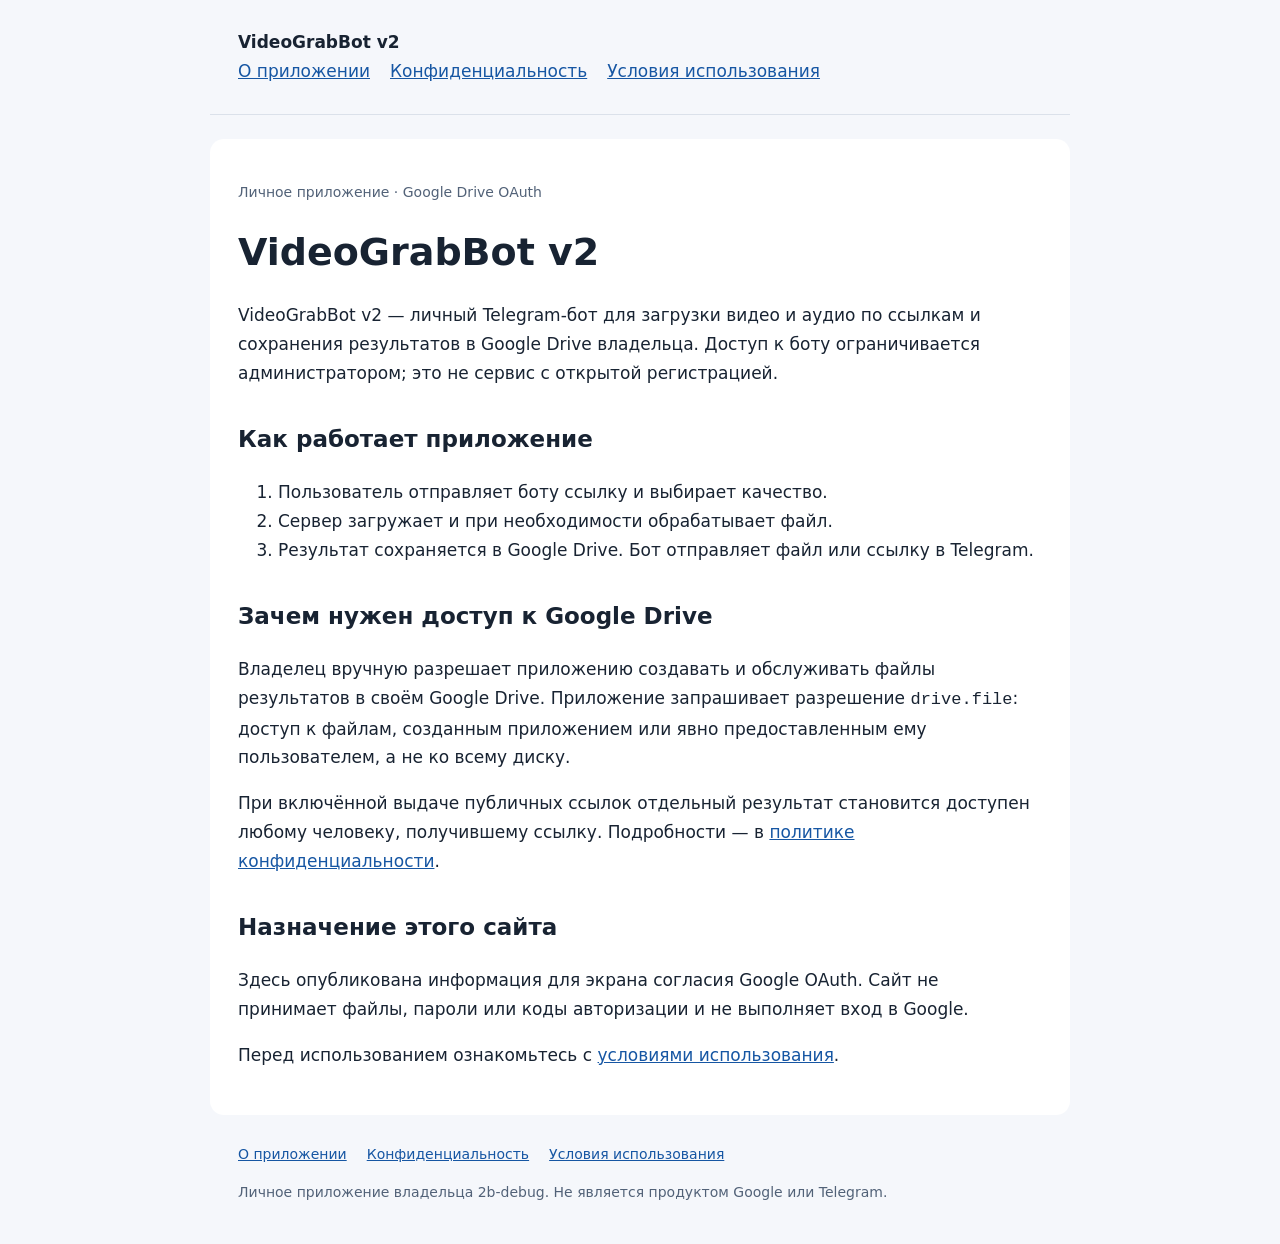
<file: index.html>
<!doctype html><html lang="ru"><head><meta charset="utf-8"><meta name="viewport" content="width=device-width,initial-scale=1"><title>VideoGrabBot v2 — личный медиабот</title><meta name="description" content="Личный медиабот VideoGrabBot v2: назначение, Google Drive и правила обработки данных."><link rel="stylesheet" href="style.css"></head><body><header><strong>VideoGrabBot v2</strong><nav aria-label="Навигация"><a href="./">О приложении</a><a href="privacy.html">Конфиденциальность</a><a href="terms.html">Условия использования</a></nav></header><main><p class="tag">Личное приложение · Google Drive OAuth</p><h1>VideoGrabBot v2</h1><p>VideoGrabBot v2 — личный Telegram-бот для загрузки видео и аудио по ссылкам и сохранения результатов в Google Drive владельца. Доступ к боту ограничивается администратором; это не сервис с открытой регистрацией.</p><h2>Как работает приложение</h2><ol><li>Пользователь отправляет боту ссылку и выбирает качество.</li><li>Сервер загружает и при необходимости обрабатывает файл.</li><li>Результат сохраняется в Google Drive. Бот отправляет файл или ссылку в Telegram.</li></ol><h2>Зачем нужен доступ к Google Drive</h2><p>Владелец вручную разрешает приложению создавать и обслуживать файлы результатов в своём Google Drive. Приложение запрашивает разрешение <code>drive.file</code>: доступ к файлам, созданным приложением или явно предоставленным ему пользователем, а не ко всему диску.</p><p>При включённой выдаче публичных ссылок отдельный результат становится доступен любому человеку, получившему ссылку. Подробности — в <a href="privacy.html">политике конфиденциальности</a>.</p><h2>Назначение этого сайта</h2><p>Здесь опубликована информация для экрана согласия Google OAuth. Сайт не принимает файлы, пароли или коды авторизации и не выполняет вход в Google.</p><p>Перед использованием ознакомьтесь с <a href="terms.html">условиями использования</a>.</p></main><footer><nav aria-label="Навигация"><a href="./">О приложении</a><a href="privacy.html">Конфиденциальность</a><a href="terms.html">Условия использования</a></nav><p>Личное приложение владельца 2b-debug. Не является продуктом Google или Telegram.</p></footer></body></html>
</file>
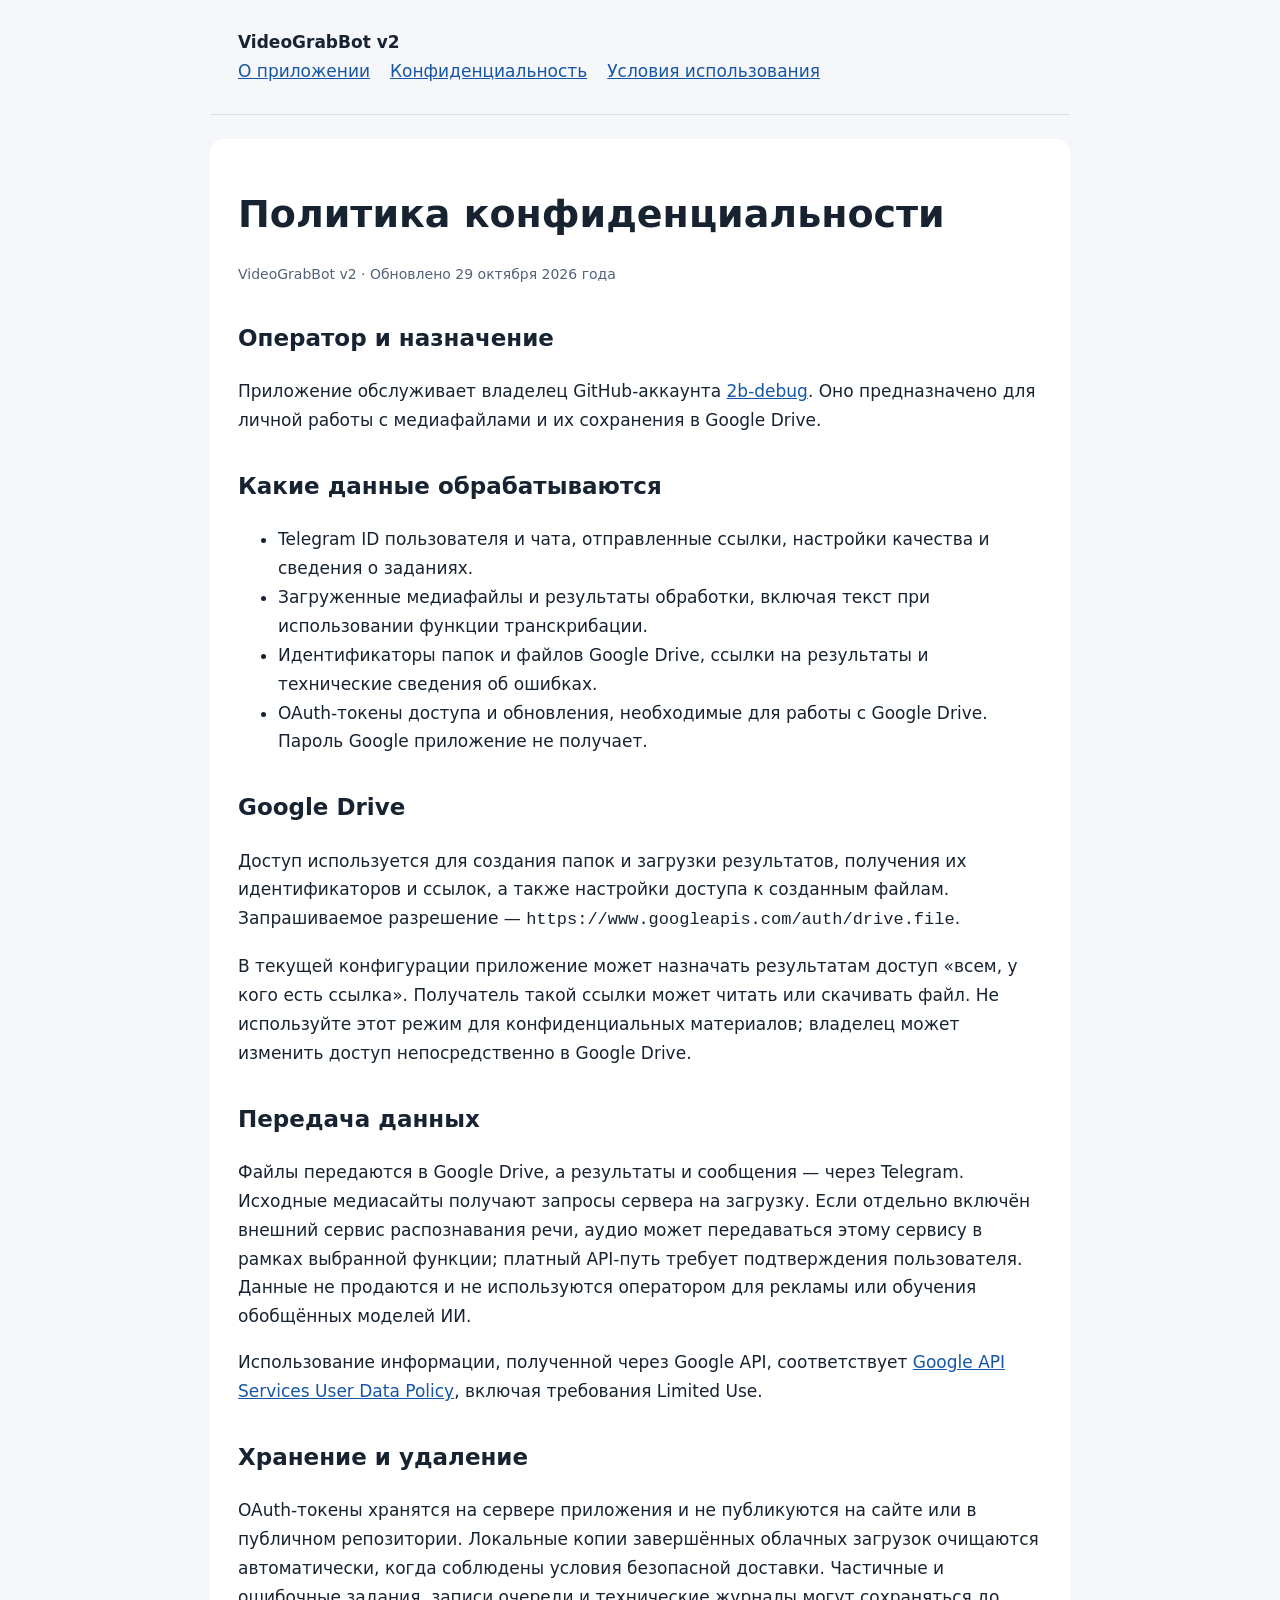
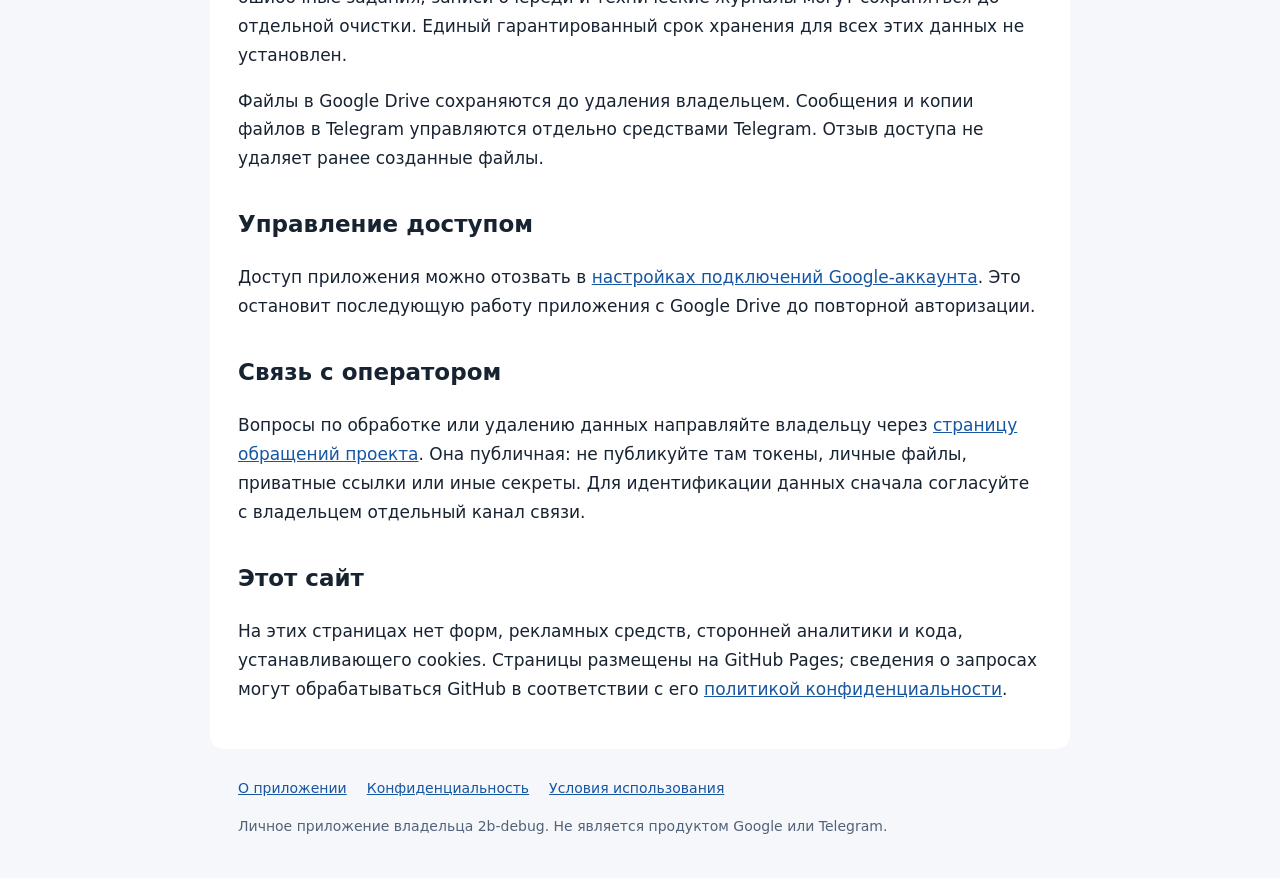
<file: privacy.html>
<!doctype html><html lang="ru"><head><meta charset="utf-8"><meta name="viewport" content="width=device-width,initial-scale=1"><title>Политика конфиденциальности — VideoGrabBot v2</title><meta name="description" content="Личный медиабот VideoGrabBot v2: назначение, Google Drive и правила обработки данных."><link rel="stylesheet" href="style.css"></head><body><header><strong>VideoGrabBot v2</strong><nav aria-label="Навигация"><a href="./">О приложении</a><a href="privacy.html">Конфиденциальность</a><a href="terms.html">Условия использования</a></nav></header><main><h1>Политика конфиденциальности</h1><p class="tag">VideoGrabBot v2 · Обновлено 29 октября 2026 года</p><h2>Оператор и назначение</h2><p>Приложение обслуживает владелец GitHub-аккаунта <a href="https://github.com/2b-debug">2b-debug</a>. Оно предназначено для личной работы с медиафайлами и их сохранения в Google Drive.</p><h2>Какие данные обрабатываются</h2><ul><li>Telegram ID пользователя и чата, отправленные ссылки, настройки качества и сведения о заданиях.</li><li>Загруженные медиафайлы и результаты обработки, включая текст при использовании функции транскрибации.</li><li>Идентификаторы папок и файлов Google Drive, ссылки на результаты и технические сведения об ошибках.</li><li>OAuth-токены доступа и обновления, необходимые для работы с Google Drive. Пароль Google приложение не получает.</li></ul><h2>Google Drive</h2><p>Доступ используется для создания папок и загрузки результатов, получения их идентификаторов и ссылок, а также настройки доступа к созданным файлам. Запрашиваемое разрешение — <code>https://www.googleapis.com/auth/drive.file</code>.</p><p>В текущей конфигурации приложение может назначать результатам доступ «всем, у кого есть ссылка». Получатель такой ссылки может читать или скачивать файл. Не используйте этот режим для конфиденциальных материалов; владелец может изменить доступ непосредственно в Google Drive.</p><h2>Передача данных</h2><p>Файлы передаются в Google Drive, а результаты и сообщения — через Telegram. Исходные медиасайты получают запросы сервера на загрузку. Если отдельно включён внешний сервис распознавания речи, аудио может передаваться этому сервису в рамках выбранной функции; платный API-путь требует подтверждения пользователя. Данные не продаются и не используются оператором для рекламы или обучения обобщённых моделей ИИ.</p><p>Использование информации, полученной через Google API, соответствует <a href="https://developers.google.com/terms/api-services-user-data-policy">Google API Services User Data Policy</a>, включая требования Limited Use.</p><h2>Хранение и удаление</h2><p>OAuth-токены хранятся на сервере приложения и не публикуются на сайте или в публичном репозитории. Локальные копии завершённых облачных загрузок очищаются автоматически, когда соблюдены условия безопасной доставки. Частичные и ошибочные задания, записи очереди и технические журналы могут сохраняться до отдельной очистки. Единый гарантированный срок хранения для всех этих данных не установлен.</p><p>Файлы в Google Drive сохраняются до удаления владельцем. Сообщения и копии файлов в Telegram управляются отдельно средствами Telegram. Отзыв доступа не удаляет ранее созданные файлы.</p><h2>Управление доступом</h2><p>Доступ приложения можно отозвать в <a href="https://myaccount.google.com/connections">настройках подключений Google-аккаунта</a>. Это остановит последующую работу приложения с Google Drive до повторной авторизации.</p><h2>Связь с оператором</h2><p>Вопросы по обработке или удалению данных направляйте владельцу через <a href="https://github.com/2b-debug/videograbbot-info/issues">страницу обращений проекта</a>. Она публичная: не публикуйте там токены, личные файлы, приватные ссылки или иные секреты. Для идентификации данных сначала согласуйте с владельцем отдельный канал связи.</p><h2>Этот сайт</h2><p>На этих страницах нет форм, рекламных средств, сторонней аналитики и кода, устанавливающего cookies. Страницы размещены на GitHub Pages; сведения о запросах могут обрабатываться GitHub в соответствии с его <a href="https://docs.github.com/en/site-policy/privacy-policies/github-general-privacy-statement">политикой конфиденциальности</a>.</p></main><footer><nav aria-label="Навигация"><a href="./">О приложении</a><a href="privacy.html">Конфиденциальность</a><a href="terms.html">Условия использования</a></nav><p>Личное приложение владельца 2b-debug. Не является продуктом Google или Telegram.</p></footer></body></html>
</file>
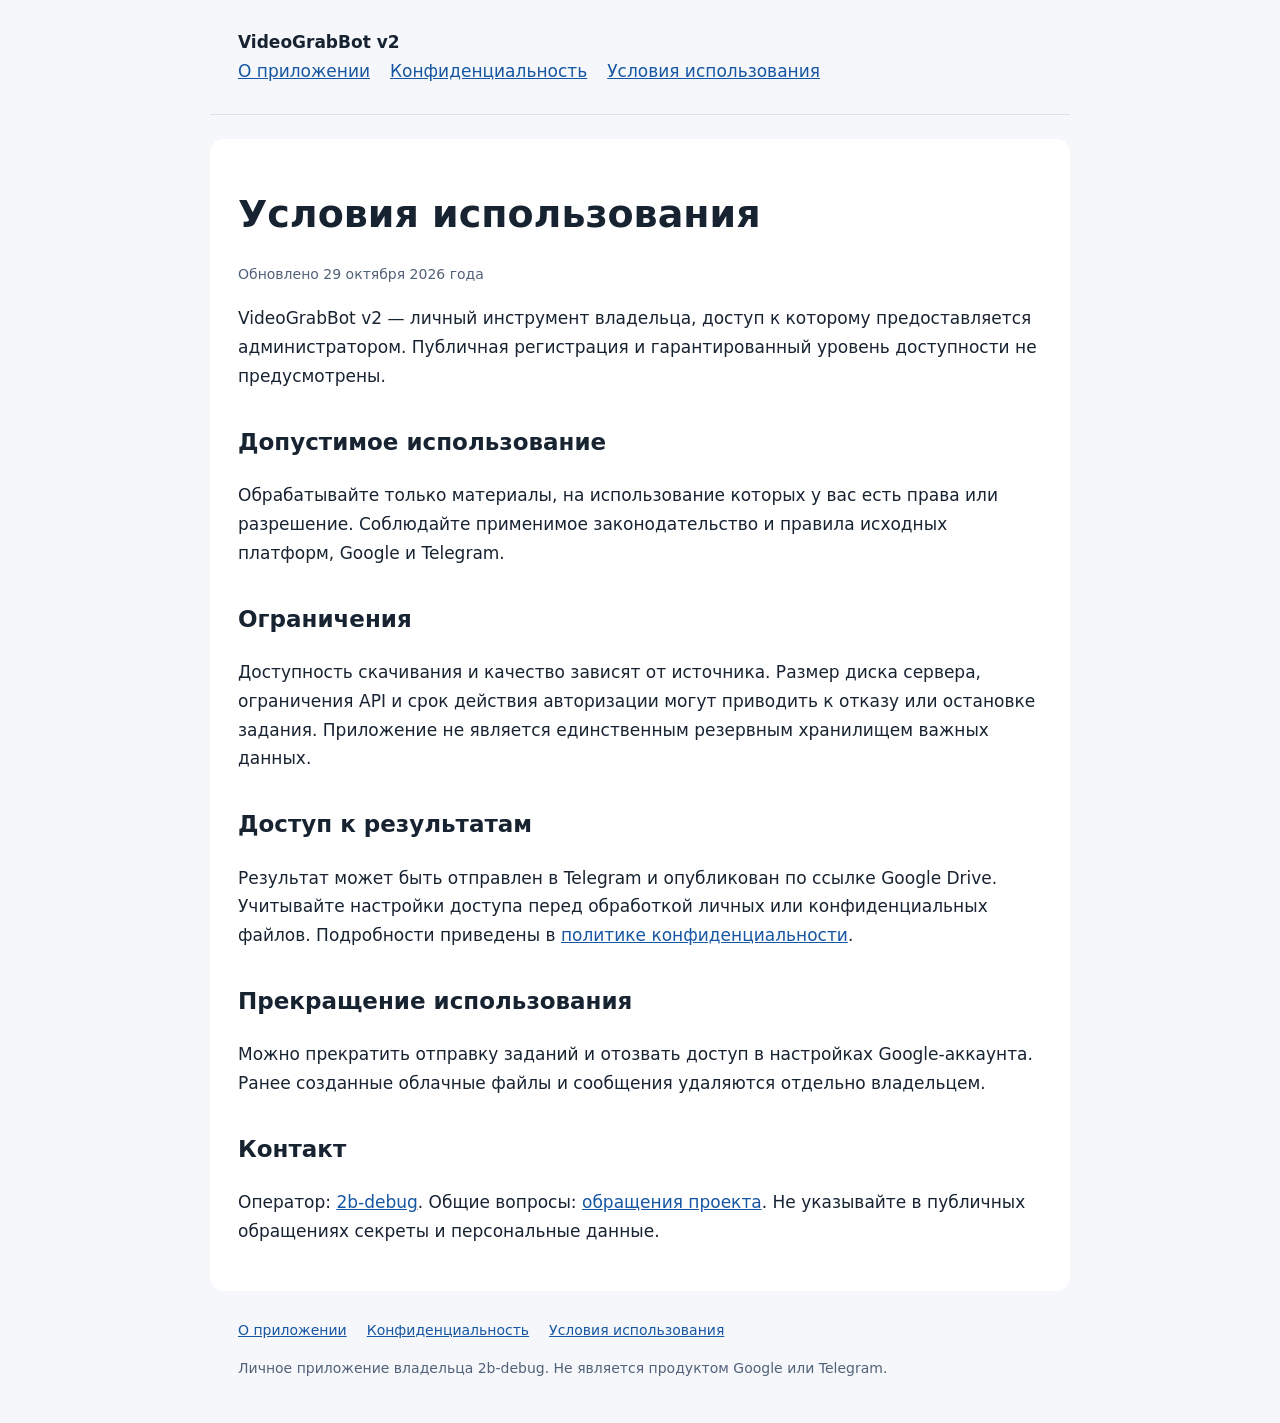
<file: terms.html>
<!doctype html><html lang="ru"><head><meta charset="utf-8"><meta name="viewport" content="width=device-width,initial-scale=1"><title>Условия использования — VideoGrabBot v2</title><meta name="description" content="Личный медиабот VideoGrabBot v2: назначение, Google Drive и правила обработки данных."><link rel="stylesheet" href="style.css"></head><body><header><strong>VideoGrabBot v2</strong><nav aria-label="Навигация"><a href="./">О приложении</a><a href="privacy.html">Конфиденциальность</a><a href="terms.html">Условия использования</a></nav></header><main><h1>Условия использования</h1><p class="tag">Обновлено 29 октября 2026 года</p><p>VideoGrabBot v2 — личный инструмент владельца, доступ к которому предоставляется администратором. Публичная регистрация и гарантированный уровень доступности не предусмотрены.</p><h2>Допустимое использование</h2><p>Обрабатывайте только материалы, на использование которых у вас есть права или разрешение. Соблюдайте применимое законодательство и правила исходных платформ, Google и Telegram.</p><h2>Ограничения</h2><p>Доступность скачивания и качество зависят от источника. Размер диска сервера, ограничения API и срок действия авторизации могут приводить к отказу или остановке задания. Приложение не является единственным резервным хранилищем важных данных.</p><h2>Доступ к результатам</h2><p>Результат может быть отправлен в Telegram и опубликован по ссылке Google Drive. Учитывайте настройки доступа перед обработкой личных или конфиденциальных файлов. Подробности приведены в <a href="privacy.html">политике конфиденциальности</a>.</p><h2>Прекращение использования</h2><p>Можно прекратить отправку заданий и отозвать доступ в настройках Google-аккаунта. Ранее созданные облачные файлы и сообщения удаляются отдельно владельцем.</p><h2>Контакт</h2><p>Оператор: <a href="https://github.com/2b-debug">2b-debug</a>. Общие вопросы: <a href="https://github.com/2b-debug/videograbbot-info/issues">обращения проекта</a>. Не указывайте в публичных обращениях секреты и персональные данные.</p></main><footer><nav aria-label="Навигация"><a href="./">О приложении</a><a href="privacy.html">Конфиденциальность</a><a href="terms.html">Условия использования</a></nav><p>Личное приложение владельца 2b-debug. Не является продуктом Google или Telegram.</p></footer></body></html>
</file>
<file: style.css>
*{box-sizing:border-box}body{margin:0;background:#f5f7fb;color:#182332;font:17px/1.7 system-ui,sans-serif}header,main,footer{max-width:860px;margin:auto;padding:28px}header{border-bottom:1px solid #dbe1ea}nav{display:flex;flex-wrap:wrap;gap:20px}a{color:#1656a3}h1{font-size:38px;line-height:1.2}h2{margin-top:32px;font-size:23px}.tag{color:#526278;font-size:14px}main{background:white;margin-top:24px;border-radius:14px}footer{font-size:14px;color:#526278}@media(max-width:600px){header,main,footer{padding:20px}h1{font-size:30px}}
</file>
